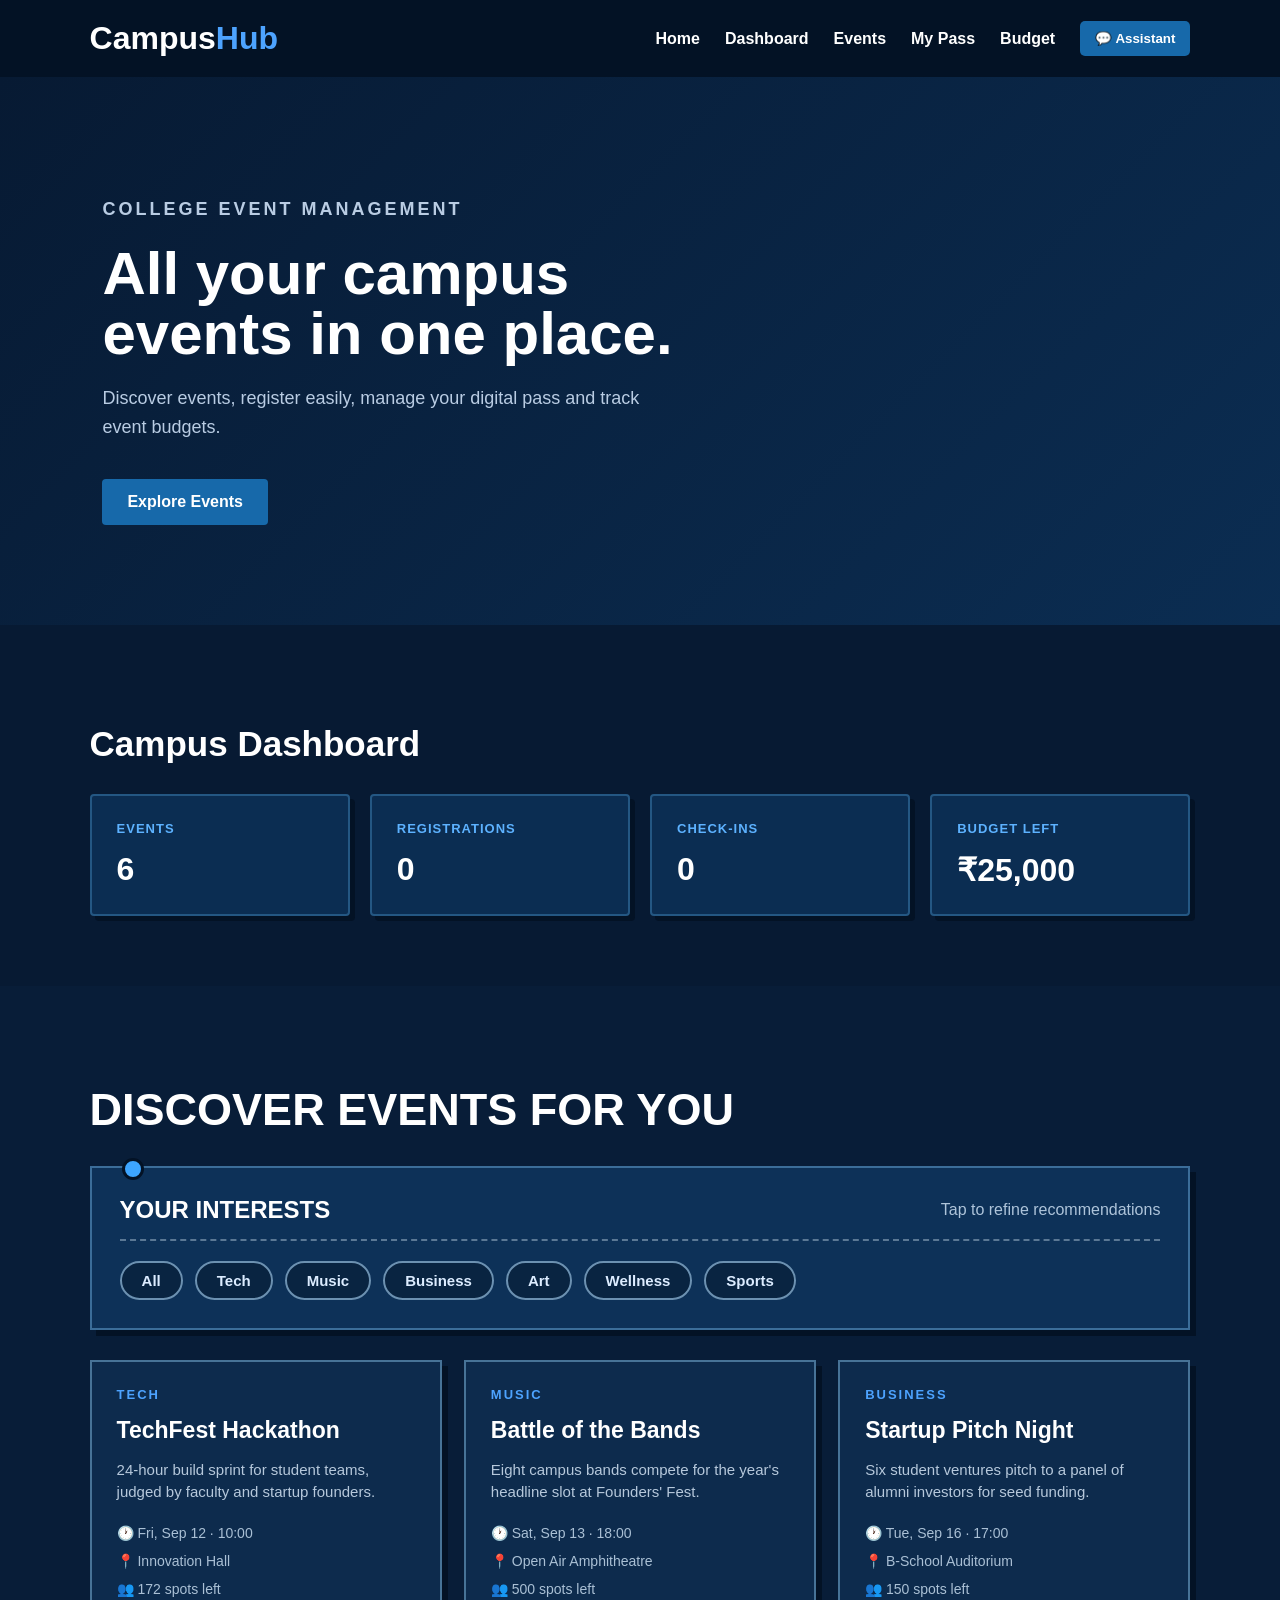
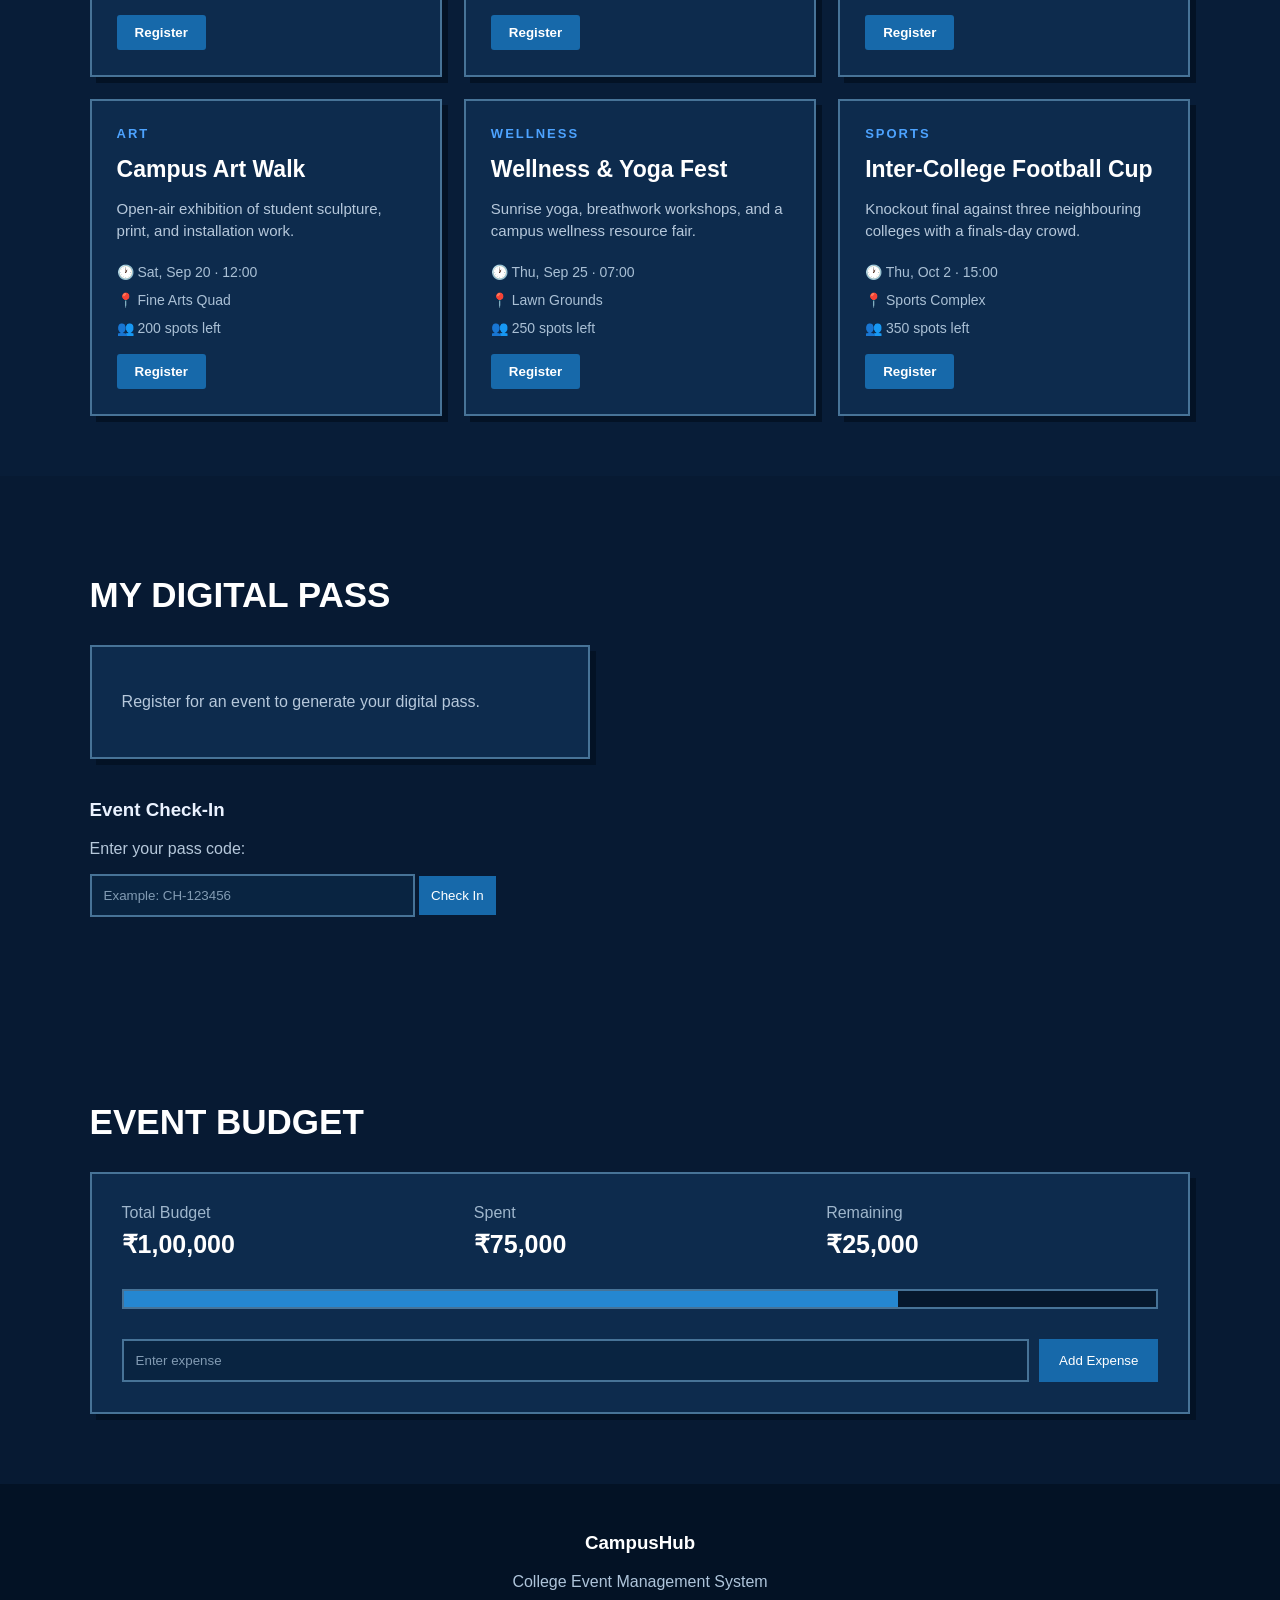
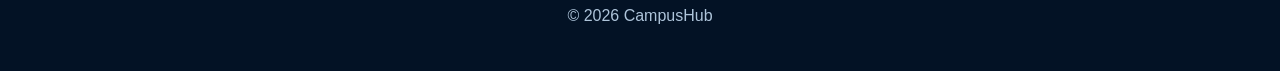
<file: index.html>
<!DOCTYPE html>
<html lang="en">

<head>
    <meta charset="UTF-8">
    <meta name="viewport" content="width=device-width, initial-scale=1.0">

    <title>CampusHub - College Event Management</title>

    <link rel="stylesheet" href="design.css">
</head>

<body>

    <!-- NAVBAR -->
    <header>

        <div class="logo">
            Campus<span>Hub</span>
        </div>

        <nav>
            <a href="#home">Home</a>
            <a href="#dashboard">Dashboard</a>
            <a href="#events">Events</a>
            <a href="#pass">My Pass</a>
            <a href="#budget">Budget</a>

            <button onclick="openChat()">
                💬 Assistant
            </button>
        </nav>

    </header>


    <!-- HOME -->
    <section id="home" class="hero">

        <div>
            <p class="small-title">COLLEGE EVENT MANAGEMENT</p>

            <h1>
                All your campus<br>
                events in one place.
            </h1>

            <p>
                Discover events, register easily,
                manage your digital pass and track
                event budgets.
            </p>

            <a href="#events" class="main-btn">
                Explore Events
            </a>
        </div>

    </section>


    <!-- DASHBOARD -->
    <section id="dashboard" class="section">

        <h2>Campus Dashboard</h2>

        <div class="stats">

            <div class="stat-card">
                <span>EVENTS</span>
                <strong id="eventCount">6</strong>
            </div>

            <div class="stat-card">
                <span>REGISTRATIONS</span>
                <strong id="registrationCount">0</strong>
            </div>

            <div class="stat-card">
                <span>CHECK-INS</span>
                <strong id="checkinCount">0</strong>
            </div>

            <div class="stat-card">
                <span>BUDGET LEFT</span>
                <strong id="remainingSmall">₹25,000</strong>
            </div>

        </div>

    </section>


    <!-- EVENTS -->
    <section id="events" class="events-section">

        <h1>DISCOVER EVENTS FOR YOU</h1>

        <!-- INTERESTS -->
        <div class="interest-box">

            <div class="interest-heading">

                <h2>YOUR INTERESTS</h2>

                <span>
                    Tap to refine recommendations
                </span>

            </div>


            <div class="interest-buttons">

                <button onclick="filterEvents('All')">
                    All
                </button>

                <button onclick="filterEvents('Tech')">
                    Tech
                </button>

                <button onclick="filterEvents('Music')">
                    Music
                </button>

                <button onclick="filterEvents('Business')">
                    Business
                </button>

                <button onclick="filterEvents('Art')">
                    Art
                </button>

                <button onclick="filterEvents('Wellness')">
                    Wellness
                </button>

                <button onclick="filterEvents('Sports')">
                    Sports
                </button>

            </div>

        </div>


        <!-- EVENT CARDS -->
        <div id="eventContainer" class="event-grid"></div>

    </section>


    <!-- MY PASS -->
    <section id="pass" class="section">

        <h2>MY DIGITAL PASS</h2>

        <div id="passCard" class="pass-card">

            <p>
                Register for an event to generate
                your digital pass.
            </p>

        </div>


        <!-- CHECK IN -->

        <div class="checkin">

            <h3>Event Check-In</h3>

            <p>
                Enter your pass code:
            </p>

            <input
                type="text"
                id="passInput"
                placeholder="Example: CH-123456"
            >

            <button onclick="checkIn()">
                Check In
            </button>

            <p id="checkMessage"></p>

        </div>

    </section>


    <!-- BUDGET -->
    <section id="budget" class="section">

        <h2>EVENT BUDGET</h2>

        <div class="budget-card">

            <div class="budget-info">

                <div>
                    <span>Total Budget</span>
                    <strong>₹1,00,000</strong>
                </div>

                <div>
                    <span>Spent</span>
                    <strong id="spent">₹75,000</strong>
                </div>

                <div>
                    <span>Remaining</span>
                    <strong id="remaining">₹25,000</strong>
                </div>

            </div>


            <div class="progress">
                <div id="progressBar"></div>
            </div>


            <div class="expense">

                <input
                    type="number"
                    id="expenseInput"
                    placeholder="Enter expense"
                >

                <button onclick="addExpense()">
                    Add Expense
                </button>

            </div>

        </div>

    </section>


    <!-- AI ASSISTANT -->

    <div id="chatBox" class="chat-box">

        <div class="chat-header">

            <strong>🤖 Campus Assistant</strong>

            <button onclick="closeChat()">
                ×
            </button>

        </div>


        <div id="messages" class="messages">

            <div class="bot-message">
                Hi! 👋 I'm Campus Assistant.
                Ask me about events, registration,
                passes or budget.
            </div>

        </div>


        <div class="chat-input">

            <input
                type="text"
                id="chatInput"
                placeholder="Ask something..."
                onkeypress="if(event.key === 'Enter') sendMessage()"
            >

            <button onclick="sendMessage()">
                Send
            </button>

        </div>

    </div>


    <!-- FOOTER -->

    <footer>

        <h3>CampusHub</h3>

        <p>
            College Event Management System
        </p>

        <p>
            © 2026 CampusHub
        </p>

    </footer>


    <script src="main.js"></script>

</body>

</html>
</file>
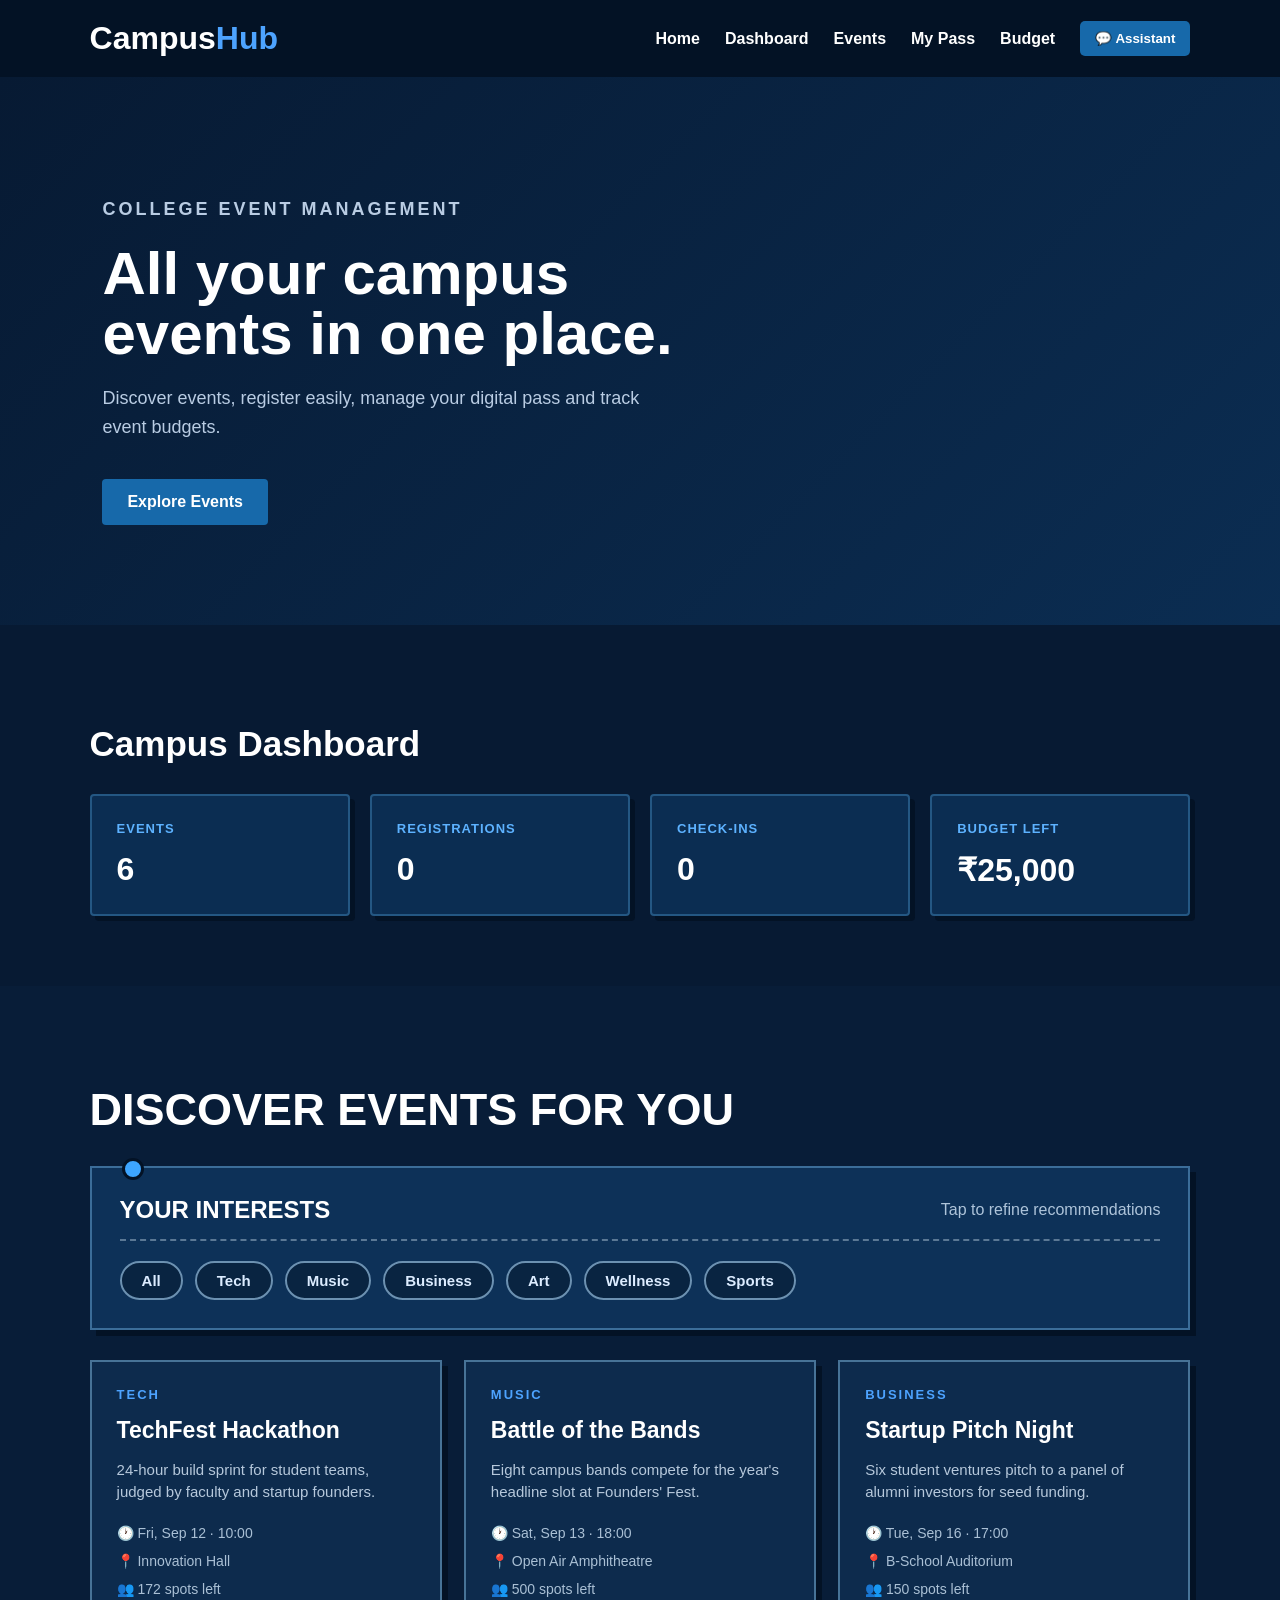
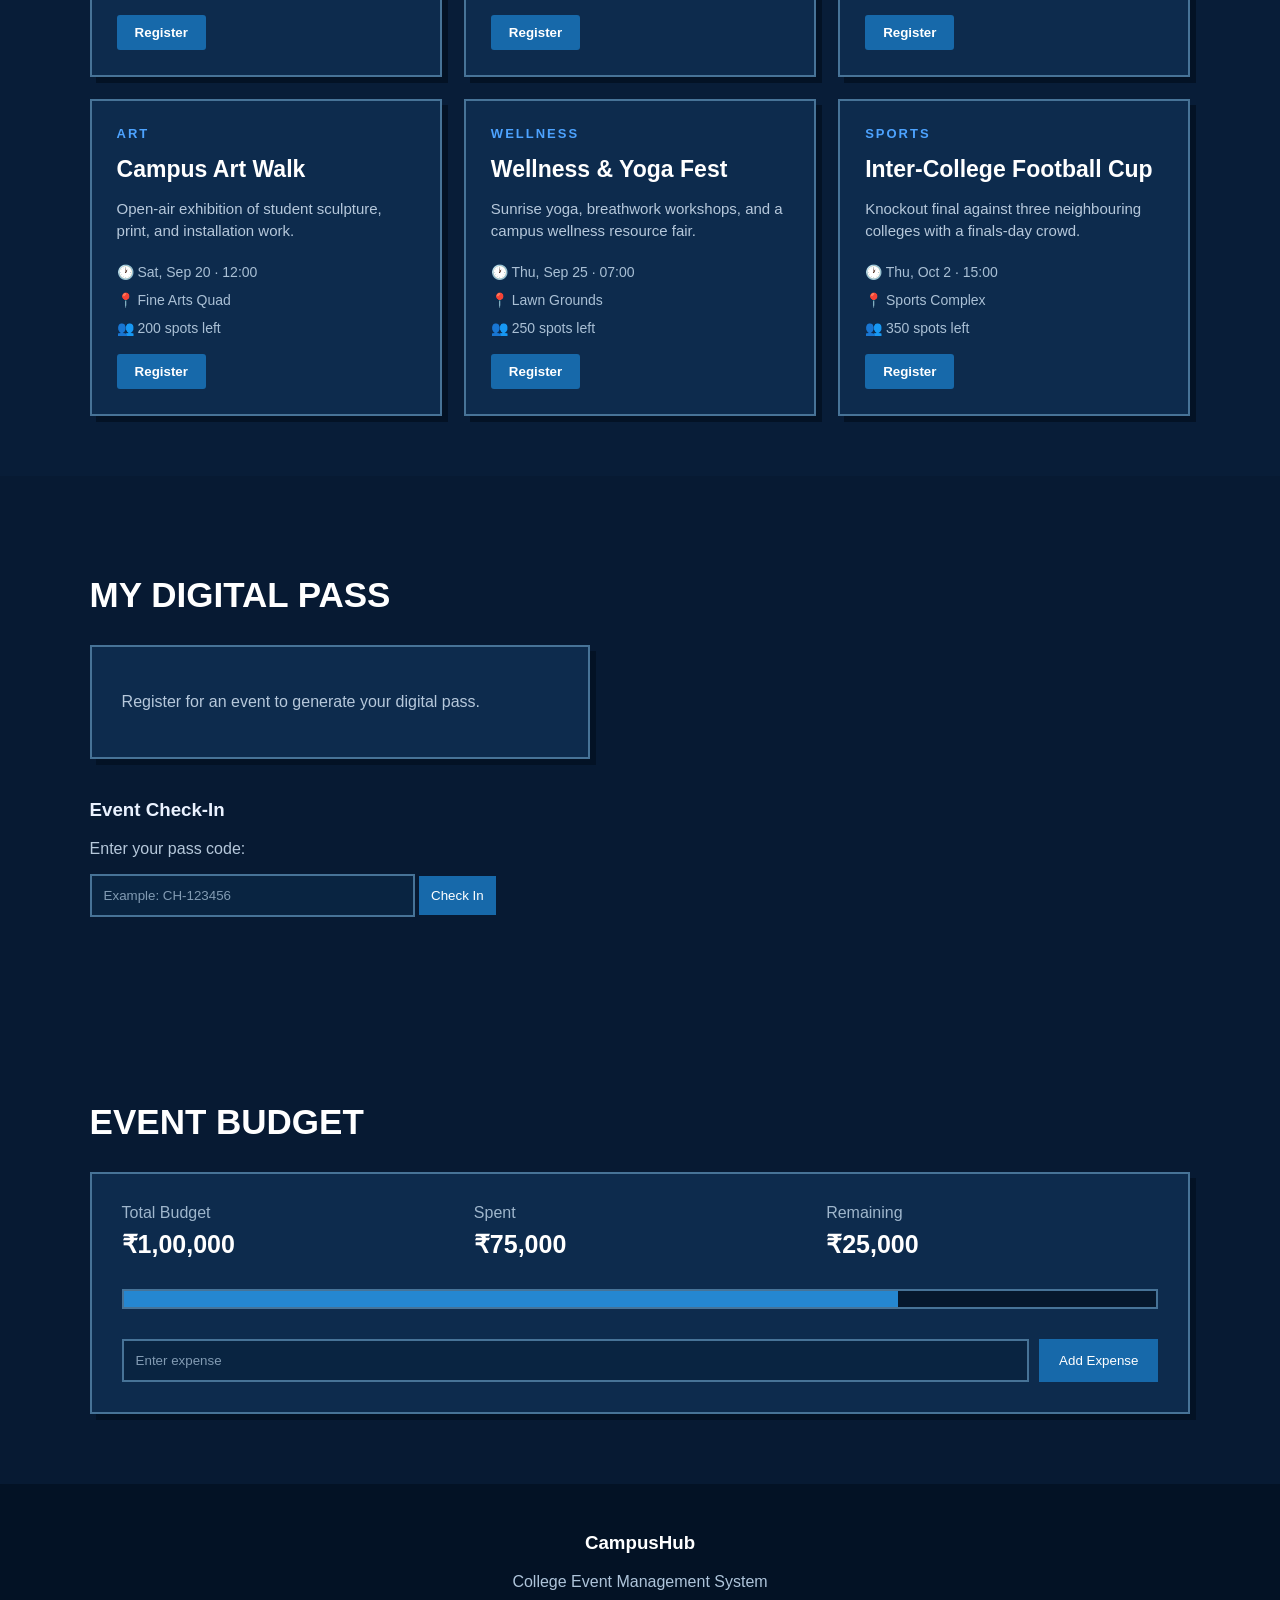
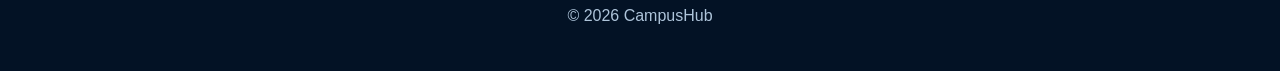
<file: campus.html>
<!DOCTYPE html>
<html lang="en">

<head>
    <meta charset="UTF-8">
    <meta name="viewport" content="width=device-width, initial-scale=1.0">

    <title>CampusHub - College Event Management</title>

    <link rel="stylesheet" href="design.css">
</head>

<body>

    <!-- NAVBAR -->
    <header>

        <div class="logo">
            Campus<span>Hub</span>
        </div>

        <nav>
            <a href="#home">Home</a>
            <a href="#dashboard">Dashboard</a>
            <a href="#events">Events</a>
            <a href="#pass">My Pass</a>
            <a href="#budget">Budget</a>

            <button onclick="openChat()">
                💬 Assistant
            </button>
        </nav>

    </header>


    <!-- HOME -->
    <section id="home" class="hero">

        <div>
            <p class="small-title">COLLEGE EVENT MANAGEMENT</p>

            <h1>
                All your campus<br>
                events in one place.
            </h1>

            <p>
                Discover events, register easily,
                manage your digital pass and track
                event budgets.
            </p>

            <a href="#events" class="main-btn">
                Explore Events
            </a>
        </div>

    </section>


    <!-- DASHBOARD -->
    <section id="dashboard" class="section">

        <h2>Campus Dashboard</h2>

        <div class="stats">

            <div class="stat-card">
                <span>EVENTS</span>
                <strong id="eventCount">6</strong>
            </div>

            <div class="stat-card">
                <span>REGISTRATIONS</span>
                <strong id="registrationCount">0</strong>
            </div>

            <div class="stat-card">
                <span>CHECK-INS</span>
                <strong id="checkinCount">0</strong>
            </div>

            <div class="stat-card">
                <span>BUDGET LEFT</span>
                <strong id="remainingSmall">₹25,000</strong>
            </div>

        </div>

    </section>


    <!-- EVENTS -->
    <section id="events" class="events-section">

        <h1>DISCOVER EVENTS FOR YOU</h1>

        <!-- INTERESTS -->
        <div class="interest-box">

            <div class="interest-heading">

                <h2>YOUR INTERESTS</h2>

                <span>
                    Tap to refine recommendations
                </span>

            </div>


            <div class="interest-buttons">

                <button onclick="filterEvents('All')">
                    All
                </button>

                <button onclick="filterEvents('Tech')">
                    Tech
                </button>

                <button onclick="filterEvents('Music')">
                    Music
                </button>

                <button onclick="filterEvents('Business')">
                    Business
                </button>

                <button onclick="filterEvents('Art')">
                    Art
                </button>

                <button onclick="filterEvents('Wellness')">
                    Wellness
                </button>

                <button onclick="filterEvents('Sports')">
                    Sports
                </button>

            </div>

        </div>


        <!-- EVENT CARDS -->
        <div id="eventContainer" class="event-grid"></div>

    </section>


    <!-- MY PASS -->
    <section id="pass" class="section">

        <h2>MY DIGITAL PASS</h2>

        <div id="passCard" class="pass-card">

            <p>
                Register for an event to generate
                your digital pass.
            </p>

        </div>


        <!-- CHECK IN -->

        <div class="checkin">

            <h3>Event Check-In</h3>

            <p>
                Enter your pass code:
            </p>

            <input
                type="text"
                id="passInput"
                placeholder="Example: CH-123456"
            >

            <button onclick="checkIn()">
                Check In
            </button>

            <p id="checkMessage"></p>

        </div>

    </section>


    <!-- BUDGET -->
    <section id="budget" class="section">

        <h2>EVENT BUDGET</h2>

        <div class="budget-card">

            <div class="budget-info">

                <div>
                    <span>Total Budget</span>
                    <strong>₹1,00,000</strong>
                </div>

                <div>
                    <span>Spent</span>
                    <strong id="spent">₹75,000</strong>
                </div>

                <div>
                    <span>Remaining</span>
                    <strong id="remaining">₹25,000</strong>
                </div>

            </div>


            <div class="progress">
                <div id="progressBar"></div>
            </div>


            <div class="expense">

                <input
                    type="number"
                    id="expenseInput"
                    placeholder="Enter expense"
                >

                <button onclick="addExpense()">
                    Add Expense
                </button>

            </div>

        </div>

    </section>


    <!-- AI ASSISTANT -->

    <div id="chatBox" class="chat-box">

        <div class="chat-header">

            <strong>🤖 Campus Assistant</strong>

            <button onclick="closeChat()">
                ×
            </button>

        </div>


        <div id="messages" class="messages">

            <div class="bot-message">
                Hi! 👋 I'm Campus Assistant.
                Ask me about events, registration,
                passes or budget.
            </div>

        </div>


        <div class="chat-input">

            <input
                type="text"
                id="chatInput"
                placeholder="Ask something..."
                onkeypress="if(event.key === 'Enter') sendMessage()"
            >

            <button onclick="sendMessage()">
                Send
            </button>

        </div>

    </div>


    <!-- FOOTER -->

    <footer>

        <h3>CampusHub</h3>

        <p>
            College Event Management System
        </p>

        <p>
            © 2026 CampusHub
        </p>

    </footer>


    <script src="main.js"></script>

</body>

</html>
</file>
<file: design.css>
/* =================================
   BASIC
================================= */

* {
    box-sizing: border-box;
}

html {
    scroll-behavior: smooth;
}

body {
    margin: 0;
    font-family: Arial, sans-serif;
    background: #071a33;
    color: #eaf2ff;
}


/* =================================
   NAVBAR
================================= */

header {
    background: #031225;
    color: white;

    padding: 20px 7%;

    display: flex;
    justify-content: space-between;
    align-items: center;

    position: sticky;
    top: 0;

    z-index: 100;
}

.logo {
    font-size: 32px;
    font-weight: 900;
}

.logo span {
    color: #4da3ff;
}

nav {
    display: flex;
    align-items: center;
    gap: 25px;
}

nav a {
    color: white;
    text-decoration: none;
    font-weight: bold;
}

nav a:hover {
    color: #4da3ff;
}

nav button {
    background: #1769aa;
    color: white;

    border: none;

    padding: 10px 15px;

    border-radius: 5px;

    font-weight: bold;

    cursor: pointer;
}

nav button:hover {
    background: #2587d1;
}


/* =================================
   HERO
================================= */

.hero {
    min-height: 500px;

    padding: 100px 8%;

    display: flex;
    align-items: center;

    background: linear-gradient(
        135deg,
        #071a33,
        #0b2d52
    );
}

.small-title {
    color: #4da3ff;

    font-weight: bold;

    letter-spacing: 3px;
}

.hero h1 {
    font-size: 60px;

    line-height: 1;

    margin: 20px 0;

    color: #ffffff;
}

.hero p {
    max-width: 550px;

    font-size: 18px;

    line-height: 1.6;

    color: #b9cce3;
}

.main-btn {
    display: inline-block;

    margin-top: 20px;

    background: #1769aa;

    color: white;

    padding: 14px 25px;

    text-decoration: none;

    font-weight: bold;

    border-radius: 4px;
}

.main-btn:hover {
    background: #2587d1;
}


/* =================================
   GENERAL SECTIONS
================================= */

.section {
    padding: 70px 7%;

    background: #071a33;
}

.section h2 {
    font-size: 35px;

    margin-bottom: 30px;

    color: white;
}


/* =================================
   DASHBOARD
================================= */

.stats {
    display: grid;

    grid-template-columns:
        repeat(4, 1fr);

    gap: 20px;
}

.stat-card {
    background: #0b2d52;

    border: 2px solid #245783;

    padding: 25px;

    box-shadow: 5px 5px 0 #031225;

    border-radius: 4px;
}

.stat-card span {
    display: block;

    color: #5db2ff;

    font-size: 13px;

    font-weight: bold;

    letter-spacing: 1px;
}

.stat-card strong {
    display: block;

    font-size: 32px;

    margin-top: 15px;

    color: white;
}


/* =================================
   EVENTS
================================= */

.events-section {
    padding: 60px 7%;

    background: #081d38;
}

.events-section > h1 {
    font-size: 45px;

    margin-bottom: 30px;

    font-weight: 900;

    color: #ffffff;
}


/* =================================
   INTEREST BOX
================================= */

.interest-box {
    background: #0d3158;

    border: 2px solid #3b6d99;

    padding: 28px;

    margin-bottom: 30px;

    box-shadow: 6px 6px 0 #031225;

    position: relative;
}

.interest-box::before {
    content: "";

    position: absolute;

    top: -10px;

    left: 30px;

    width: 16px;

    height: 16px;

    background: #3da5ff;

    border: 3px solid #031225;

    border-radius: 50%;
}

.interest-heading {
    display: flex;

    justify-content: space-between;

    align-items: center;

    border-bottom: 2px dashed #5b7895;

    padding-bottom: 15px;
}

.interest-heading h2 {
    margin: 0;

    font-size: 24px;

    color: white;
}

.interest-heading span {
    color: #aec4da;
}


/* =================================
   INTEREST BUTTONS
================================= */

.interest-buttons {
    display: flex;

    flex-wrap: wrap;

    gap: 12px;

    margin-top: 20px;
}

.interest-buttons button {
    background: #092441;

    color: #dcecff;

    border: 2px solid #6c91b1;

    border-radius: 25px;

    padding: 9px 20px;

    font-weight: bold;

    font-size: 15px;

    cursor: pointer;

    transition: 0.2s;
}

.interest-buttons button:hover {
    background: #1769aa;

    color: white;

    border-color: #4da3ff;
}


/* =================================
   EVENT GRID
================================= */

.event-grid {
    display: grid;

    grid-template-columns:
        repeat(3, 1fr);

    gap: 22px;
}


/* =================================
   EVENT CARD
================================= */

.event-card {
    background: #0d2b4d;

    border: 2px solid #477397;

    padding: 25px;

    min-height: 300px;

    box-shadow: 6px 6px 0 #031225;

    transition: 0.2s;
}

.event-card:hover {
    transform: translateY(-4px);

    border-color: #4da3ff;
}


/* CATEGORY */

.event-category {
    color: #4da3ff;

    font-size: 13px;

    font-weight: bold;

    letter-spacing: 2px;

    text-transform: uppercase;

    margin-bottom: 15px;
}


/* EVENT TITLE */

.event-card h3 {
    font-size: 23px;

    margin: 0 0 15px;

    font-weight: 900;

    color: white;
}


/* DESCRIPTION */

.event-description {
    color: #b6c8db;

    line-height: 1.5;

    font-size: 15px;
}


/* EVENT DETAILS */

.event-details {
    color: #aac0d5;

    line-height: 2;

    margin-top: 15px;

    font-size: 14px;
}


/* REGISTER BUTTON */

.event-card button {
    background: #1769aa;

    color: white;

    border: none;

    padding: 10px 18px;

    margin-top: 12px;

    font-weight: bold;

    cursor: pointer;

    border-radius: 3px;
}

.event-card button:hover {
    background: #2587d1;
}


/* =================================
   DIGITAL PASS
================================= */

.pass-card {
    background: #0d2b4d;

    border: 2px solid #477397;

    padding: 30px;

    max-width: 500px;

    box-shadow: 6px 6px 0 #031225;

    margin-bottom: 40px;
}

.pass-card h3 {
    color: white;
}

.pass-card p {
    color: #b6c8db;
}

.pass-code {
    background: #031225;

    color: #5db2ff;

    font-size: 30px;

    font-weight: bold;

    padding: 15px;

    text-align: center;

    margin: 20px 0;

    border: 1px solid #3d719c;
}

.checkin {
    max-width: 500px;
}

.checkin p {
    color: #b6c8db;
}

.checkin input {
    padding: 12px;

    border: 2px solid #477397;

    background: #092441;

    color: white;

    width: 65%;
}

.checkin input::placeholder {
    color: #829bb3;
}

.checkin button {
    padding: 12px;

    background: #1769aa;

    color: white;

    border: none;

    cursor: pointer;
}

.checkin button:hover {
    background: #2587d1;
}


/* =================================
   BUDGET
================================= */

.budget-card {
    background: #0d2b4d;

    border: 2px solid #477397;

    padding: 30px;

    box-shadow: 6px 6px 0 #031225;
}

.budget-info {
    display: grid;

    grid-template-columns:
        repeat(3, 1fr);

    gap: 20px;
}

.budget-info span {
    display: block;

    color: #9fb6cc;
}

.budget-info strong {
    font-size: 25px;

    display: block;

    margin-top: 8px;

    color: white;
}

.progress {
    height: 20px;

    background: #06182d;

    margin: 30px 0;

    border: 2px solid #477397;
}

#progressBar {
    height: 100%;

    width: 75%;

    background: #2587d1;
}

.expense {
    display: flex;

    gap: 10px;
}

.expense input {
    padding: 12px;

    flex: 1;

    border: 2px solid #477397;

    background: #092441;

    color: white;
}

.expense input::placeholder {
    color: #829bb3;
}

.expense button {
    background: #1769aa;

    color: white;

    border: none;

    padding: 12px 20px;

    cursor: pointer;
}

.expense button:hover {
    background: #2587d1;
}


/* =================================
   ASSISTANT
================================= */

.chat-box {
    display: none;

    position: fixed;

    right: 25px;

    bottom: 25px;

    width: 350px;

    height: 450px;

    background: #0b2d52;

    border: 2px solid #477397;

    box-shadow: 7px 7px 0 #031225;

    z-index: 1000;

    flex-direction: column;
}

.chat-header {
    background: #031225;

    color: white;

    padding: 15px;

    display: flex;

    justify-content: space-between;
}

.chat-header button {
    background: none;

    border: none;

    color: white;

    font-size: 22px;

    cursor: pointer;
}

.messages {
    flex: 1;

    padding: 15px;

    overflow-y: auto;
}

.bot-message,
.user-message {
    padding: 10px;

    margin: 8px 0;

    border-radius: 8px;
}

.bot-message {
    background: #153d63;

    color: #d9e9f8;
}

.user-message {
    background: #1769aa;

    color: white;

    text-align: right;
}

.chat-input {
    display: flex;

    padding: 10px;

    border-top: 2px solid #315572;
}

.chat-input input {
    flex: 1;

    padding: 10px;

    border: 1px solid #477397;

    background: #092441;

    color: white;
}

.chat-input input::placeholder {
    color: #829bb3;
}

.chat-input button {
    background: #1769aa;

    color: white;

    border: none;

    padding: 10px 15px;

    cursor: pointer;
}


/* =================================
   FOOTER
================================= */

footer {
    background: #031225;

    color: #aec4da;

    text-align: center;

    padding: 30px;
}

footer h3 {
    color: white;
}


/* =================================
   RESPONSIVE
================================= */

@media (max-width: 900px) {

    nav {
        gap: 10px;
    }

    .event-grid {
        grid-template-columns: repeat(2, 1fr);
    }

    .stats {
        grid-template-columns: repeat(2, 1fr);
    }

}


@media (max-width: 600px) {

    header {
        flex-direction: column;

        gap: 15px;
    }

    nav {
        flex-wrap: wrap;

        justify-content: center;
    }

    .hero h1 {
        font-size: 40px;
    }

    .event-grid {
        grid-template-columns: 1fr;
    }

    .stats {
        grid-template-columns: 1fr;
    }

    .budget-info {
        grid-template-columns: 1fr;
    }

    .interest-heading {
        flex-direction: column;

        align-items: flex-start;

        gap: 10px;
    }

    .chat-box {
        width: 90%;

        right: 5%;
    }

}
</file>
